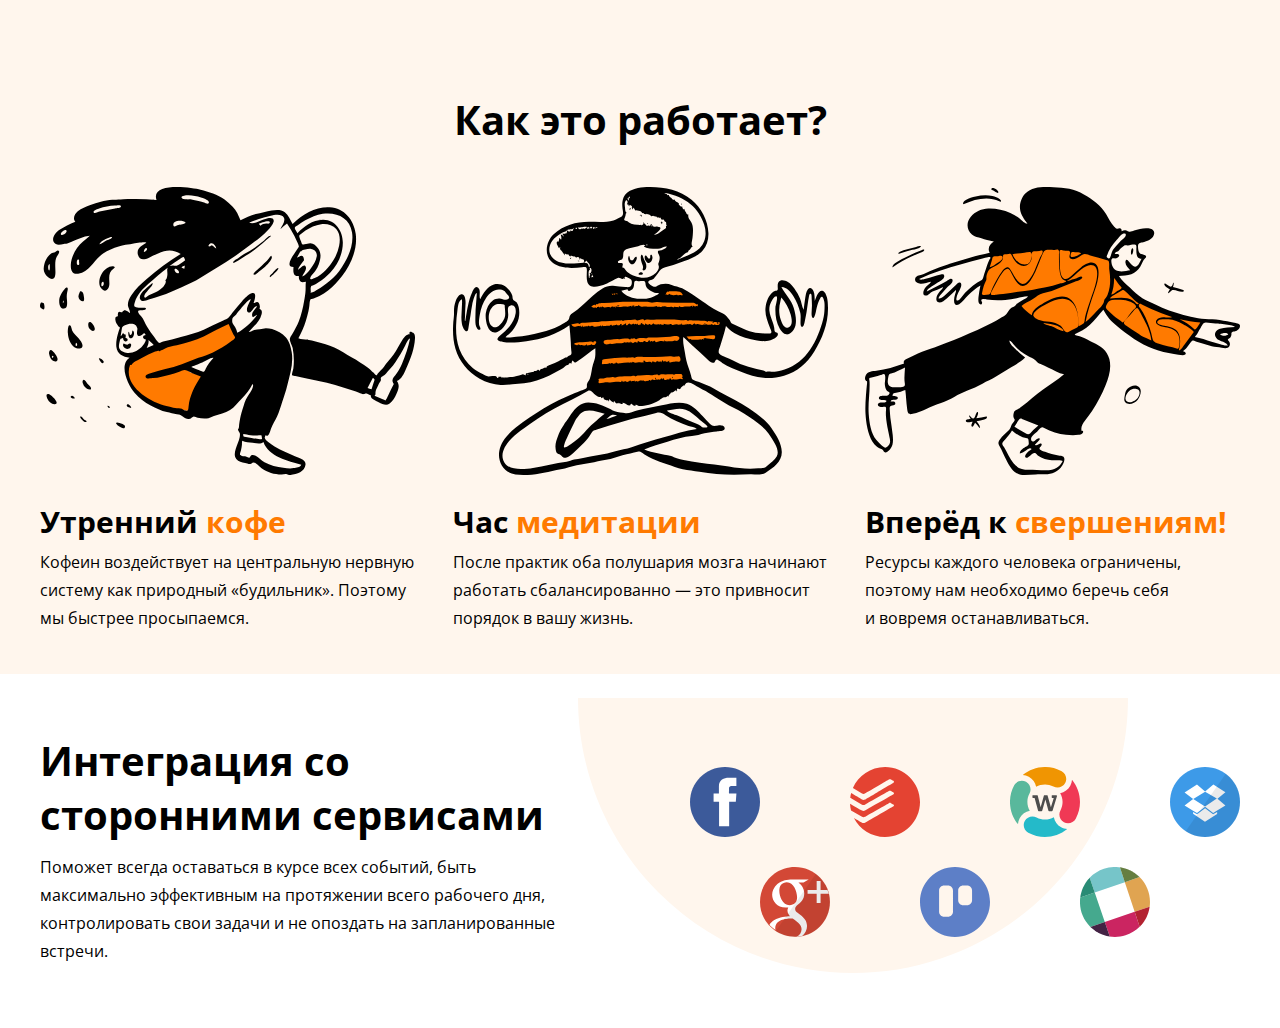
<file: index.html>
<!DOCTYPE html>
<html lang="ru">

<head>
  <meta charset="UTF-8">
  <meta http-equiv="X-UA-Compatible" content="IE=edge">
  <meta name="viewport" content="width=device-width, initial-scale=1.0">
  <title>2homework</title>
  <link rel="preconnect" href="https://fonts.googleapis.com">
  <link rel="preconnect" href="https://fonts.gstatic.com" crossorigin>
  <link href="https://fonts.googleapis.com/css2?family=Open+Sans:wght@400;700&display=swap" rel="stylesheet">
  <link rel="stylesheet" href="styles/style.css">
</head>

<body>
  <main class="main">
    <div class="main__block container">
      <h2 class="main__title">
        Как это работает?
      </h2>
      <ul class="main__list list__reset">
        <li class="main__item">
          <svg width="375" height="288" class="main__item-img">
            <use xlink:href="svg/data.svg#item1"></use>
          </svg>
          <h3 class="main__item-title">
            Утренний<span class="main__item-title-span"> кофе</span>
          </h3>
          <p class="main__item-desc">
            Кофеин воздействует на&nbsp;центральную нервную систему как природный &laquo;будильник&raquo;. Поэтому
            мы&nbsp;быстрее просыпаемся.
          </p>
        </li>
        <li class="main__item">
          <svg width="375" height="288" class="main__item-img">
            <use xlink:href="svg/data.svg#item2"></use>
          </svg>
          <h3 class="main__item-title">
            Час<span class="main__item-title-span"> медитации</span>
          </h3>
          <p class="main__item-desc">
            После практик оба полушария мозга начинают работать сбалансированно&nbsp;&mdash; это привносит порядок
            в&nbsp;вашу жизнь.
          </p>
        </li>
        <li class="main__item">
          <svg width="375" height="288" class="main__item-img">
            <use xlink:href="svg/data.svg#item3"></use>
          </svg>
          <h3 class="main__item-title">
            Вперёд к<span class="main__item-title-span"> свершениям!</span>
          </h3>
          <p class="main__item-desc">
            Ресурсы каждого человека ограничены, поэтому нам необходимо беречь себя и&nbsp;вовремя останавливаться.
          </p>
        </li>
      </ul>
    </div>
  </main>
  <div class="bottom">
    <div class="bottom__block container">
      <div class="bottom__block-left">
        <h2 class="bottom__block-title">
          Интеграция со сторонними сервисами
        </h2>
        <p class="bottom__block-desc">
          Поможет всегда оставаться в курсе всех событий, быть максимально эффективным на протяжении всего рабочего дня,
          контролировать свои задачи и не опоздать на запланированные встречи.
        </p>
      </div>
      <div class="bottom__block-right">
        <svg width="662" height="275px">
          <use xlink:href="svg/data.svg#circle"></use>
          <g>
            <use xlink:href="svg/data.svg#facebook" x="112" y="69"></use>
            <use xlink:href="svg/data.svg#trello1" x="272" y="69"></use>
            <use xlink:href="svg/data.svg#workilio" x="432" y="69"></use>
            <use xlink:href="svg/data.svg#dropbox" x="592" y="69"></use>
            <use xlink:href="svg/data.svg#google" x="182" y="169"></use>
            <use xlink:href="svg/data.svg#trello2" x="342" y="169"></use>
            <use xlink:href="svg/data.svg#slack" x="502" y="169"></use>
          </g>
        </svg>
      </div>
    </div>
  </div>
  <!-- <svg width="70" height="70">
    <use xlink:href="svg/data.svg#dropbox"></use>
  </svg> -->
</body>

</html>
</file>
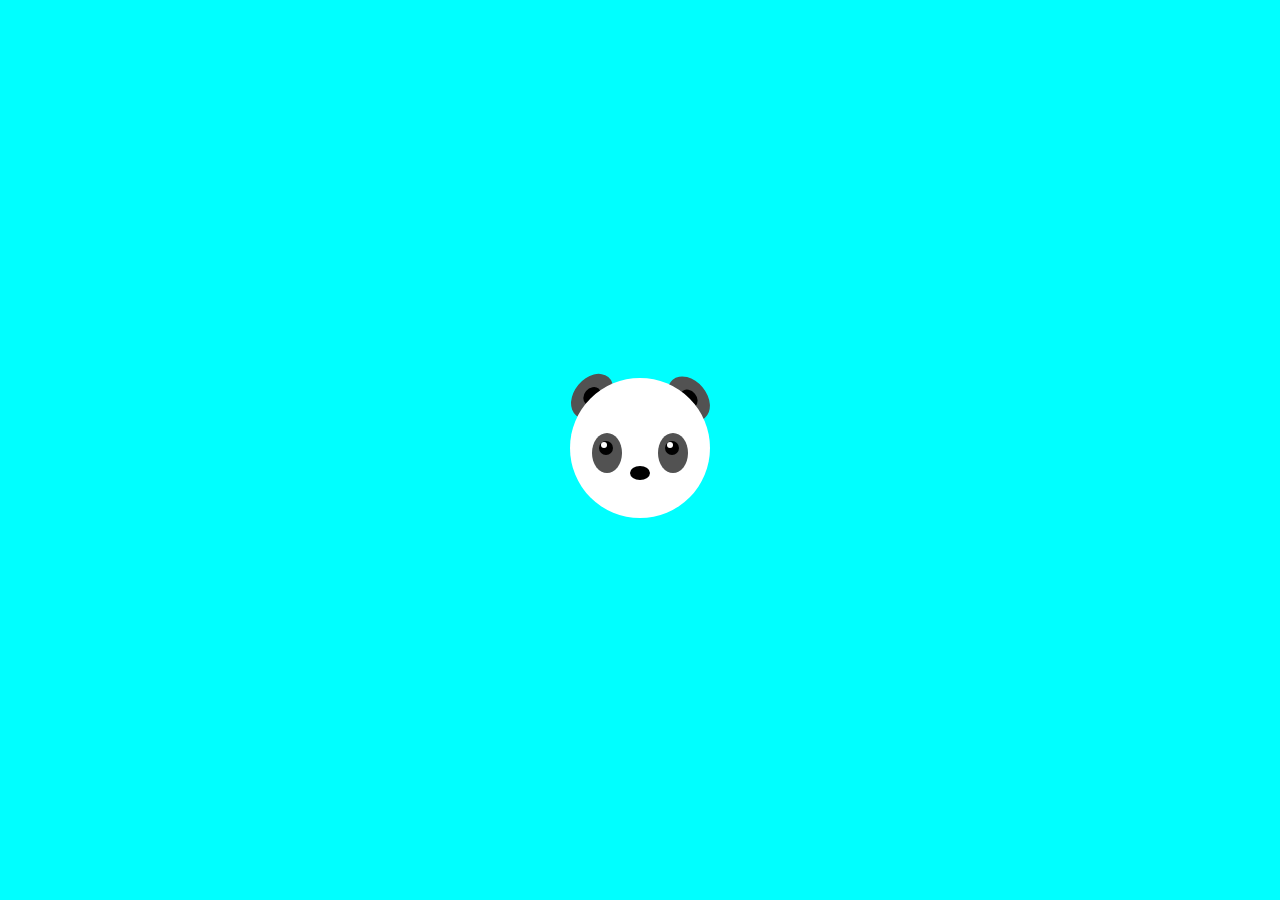
<file: panda.html>
<!DOCTYPE html>
<html lang="ru">
<head>
  <meta charset="UTF-8">
  <meta http-equiv="X-UA-Compatible" content="IE=edge">
  <meta name="viewport" content="width=device-width, initial-scale=1.0">
  <title>Document</title>

  <style>
    body {
      background-color:aqua;
    }
    .panda-link {
      position: fixed;
      top:50%;
      left: 50%;
      transform: translate(-50%, -50%);
    }
  </style>
</head>
<body>
  <a href="index.html" class="panda-link">
    <svg width="166" height="150">
      <g fill="rgb(82, 82, 82)">
        <ellipse rx="18" ry="25" cx="20" cy="25" transform="rotate(40,30,45)"/>
        <ellipse rx="18" ry="25" cx="146" cy="25" transform="rotate(-40,140,45)"/>
        <g fill="#000">
          <ellipse rx="8" ry="10" cx="20" cy="25" transform="rotate(40,30,45)"/>
          <ellipse rx="8" ry="10" cx="146" cy="25" transform="rotate(-40,140,45)"/>
        </g>
      </g>
      <circle r="70" cx="83" cy="75"  fill="#fff"/>
      <ellipse rx="10" ry="7" cx="83" cy="100" fill="#000"/>
      <g fill="rgb(82, 82, 82)">
        <ellipse rx="15" ry="20" cx="50" cy="80" />
        <ellipse rx="15" ry="20" cx="116" cy="80" />
        <g fill="#000">
          <circle r="7" cx="49" cy="75"/>
          <circle r="7" cx="115" cy="75"/>
          <g fill="#fff">
            <circle r="3" cx="47" cy="72"/>
            <circle r="3" cx="113" cy="72"/>
          </g>
        </g>
      </g>
    </svg>
  </a>
</body>
</html>
</file>
<file: styles/style.css>
body {
  font-family:'Open Sans','Courier New', Courier, monospace;
  color:#000000;
  margin: 0;
}

.list__reset {
  margin: 0;
  padding: 0;
  list-style: none;
}

.main {
  background-color: #FFF6ED;
  margin-bottom: 24px;
}

.container{
  max-width: 1405px;
  padding: 0 40px;
  margin: 0 auto;
}

.main__block {
  padding-top: 60px;
  padding-bottom: 42px;
}

.main__title {
  text-align: center;
  font-size: 40px;
  line-height: 54px;
  margin-bottom: 40px;
}


.main__list {
  display: flex;
  justify-content: space-between;
}

.main__item {
  max-width: 375px;
}

.main__item-img {
  margin-bottom: 21px;
}

.main__item-title {
  margin: 0;
  margin-bottom: 6px;
  font-size: 30px;
  line-height: 41px;
}

.main__item-title-span {
  color: #FF7A00;
}

.main__item-desc {
  margin: 0;
  font-size: 16px;
  line-height: 28px;
}


.bottom {
  padding-bottom: 50px;
}

.bottom__block {
  display: flex;
  justify-content: space-between;
}

.bottom__block-left {
  padding-top: 36px;
  width: 47%;
}


.bottom__block-title {
  margin: 0;
  margin-bottom: 11px;
  font-size: 40px;
  line-height: 54px;
}

.bottom__block-desc {
  margin: 0;
  font-size: 16px;
  line-height: 28px;
}
</file>
